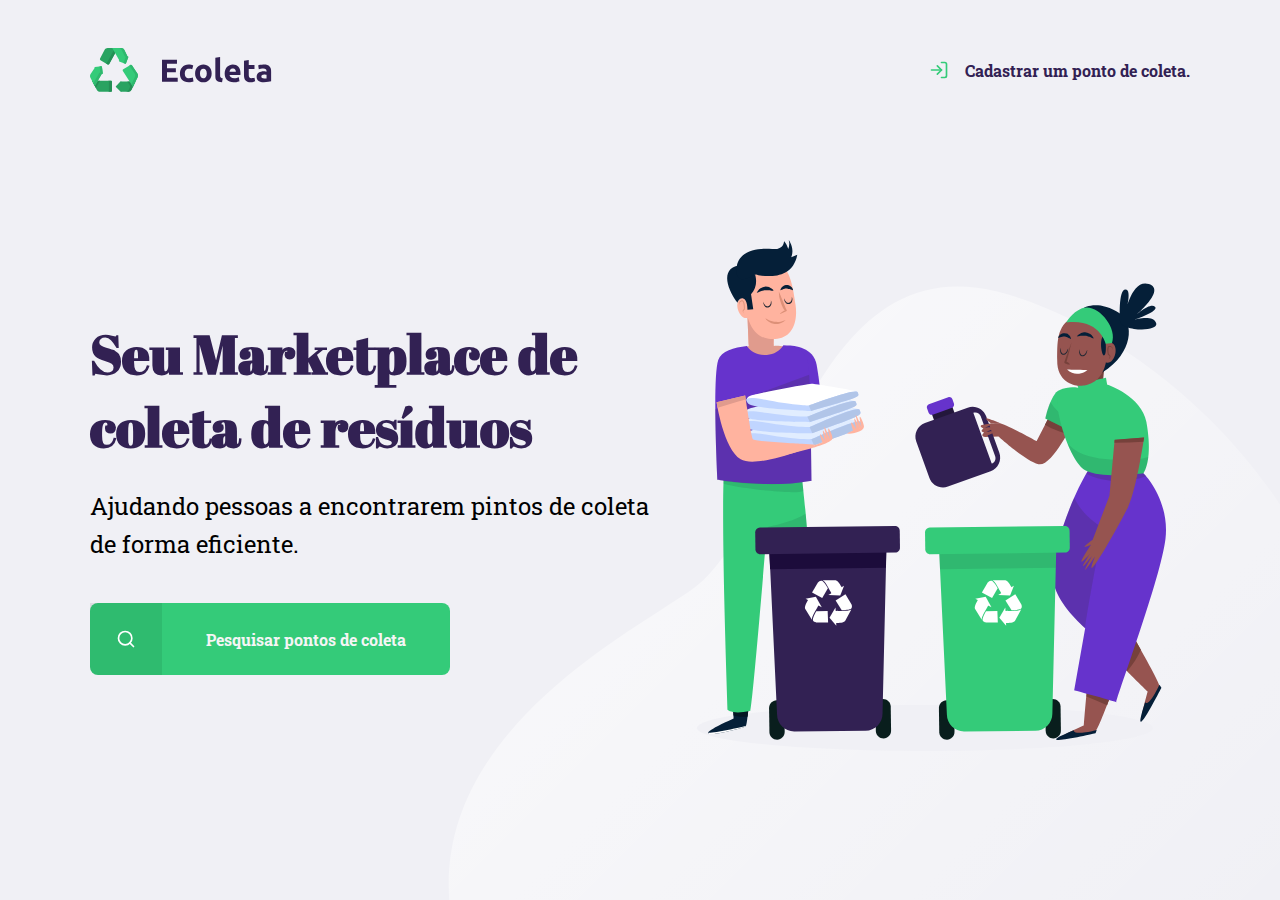
<file: index.html>
<!DOCTYPE html>
<html lang="pt-br">
    <head>
        <meta charset="UTF-8">
        <meta name="viewport" content="width=device-width, initial-scale=1.0">
        <title>Ecoleta - Acelerando sua evolução - NLW</title>
        <link rel="stylesheet" href="/Styles/main.css">
        <link rel="stylesheet" href="/Styles/home.css">
        <link rel="stylesheet" href="/Styles/responsive.css">
        <link href="https://fonts.googleapis.com/css2?family=Abril+Fatface&family=Roboto+Slab:wght@500&family=Roboto:wght@700&display=swap" rel="stylesheet">
        <!-- Fontes : 
    font-family: 'Abril Fatface', cursive;
    font-family: 'Roboto', sans-serif;
    font-family: 'Roboto Slab', serif;-->
    </head>

    <body>
        <!--ID : o id é um elemento unico, não podemos ter dois id com o mesmo nome.-->
        <div id="page-home">

            <!--Class: classificar um elemento-->
            <div class="content">
                <header>
                    <!--src: caminho para a imagem, atl: alternativa caso não ache a imagem e/ou acessibilidade-->
                    <img src="/assets/logo.svg" alt="Logomarca">
                    <a href='#'>
                        <span></span>
                        Cadastrar um ponto de coleta.</a>
                </header>

                <main>          
                    <h1>Seu Marketplace de coleta de resíduos</h1>
                    <p>Ajudando pessoas a encontrarem pintos de coleta de forma eficiente.</p>
                    <!--Vamos criar duas caixas para poder trabalhos os elementos dentro dela(span e strong)-->
                    <a href="#"><span></span><strong>Pesquisar pontos de coleta</strong></a>
                </main>
            </div>
        </div>
    </body>
</html>
</file>
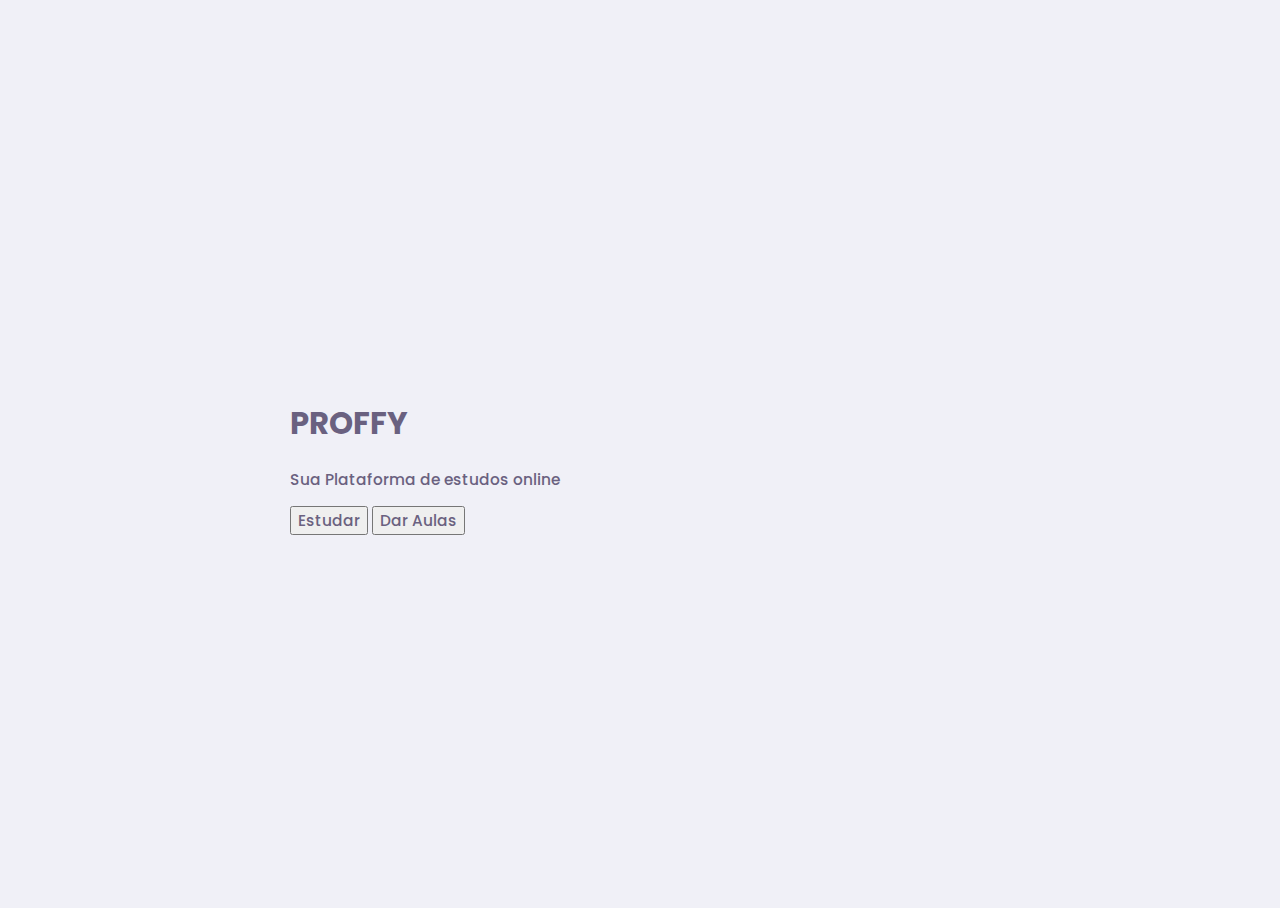
<file: Next-Level-Week2.0/index.html>
<!DOCTYPE html><!--01-->
<html lang="pt-br">
<head>
    <meta charset="UTF-8">
    <meta name="viewport" content="width=device-width, initial-scale=1.0">
    <link rel="stylesheet" href="style.css"><!--02-->
    <link href="https://fonts.googleapis.com/css2?family=Archivo:wght@400;700&amp;family=Poppins:wght@400;600&amp;display=swap" rel="stylesheet"><!--14-->
    <title>Proffy</title>
</head>
<body id='page-landing'><!--09-->

    <div id='container'><!--10-->
        <h1>PROFFY</h1><!--03--><!--11-->
        <p>Sua Plataforma de estudos online</p>

        <!--<img src="" alt="Logo"> 17-->

        <button>Estudar</button>
        <button>Dar Aulas</button>
    </div>

</body>
</html>
</file>
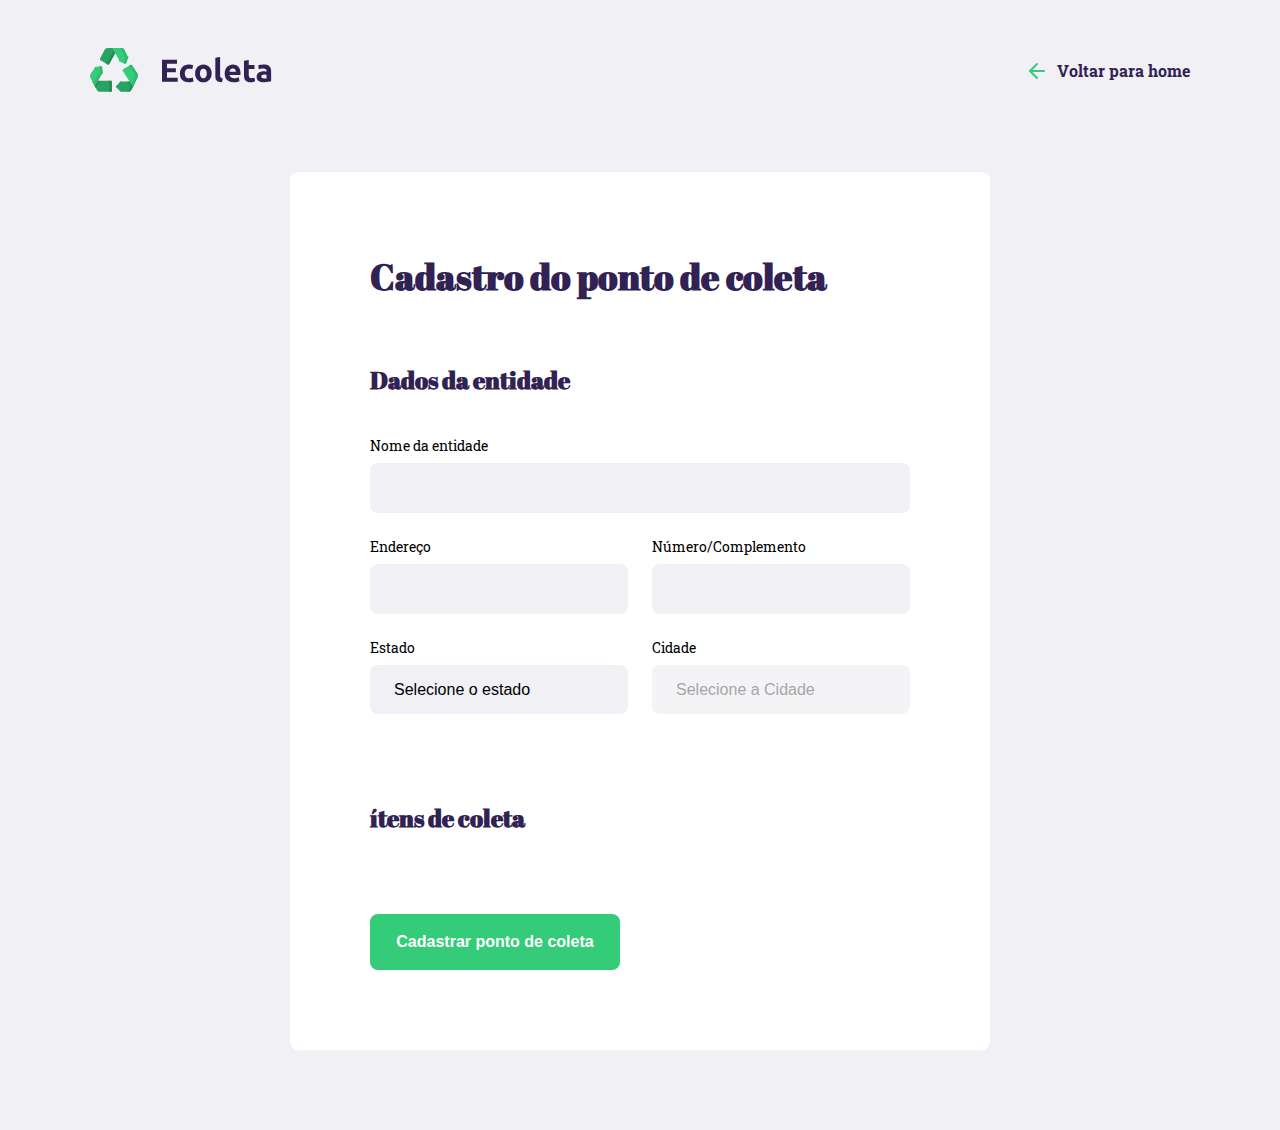
<file: create-point.html>
<!DOCTYPE html>
<html lang="pt-br">
    <head>
        <meta charset="UTF-8">
        <meta name="viewport" content="width=device-width, initial-scale=1.0">
        <title>Criando um ponto de coleta</title>
        <link rel="stylesheet" href="/Styles/main.css">
        <link rel="stylesheet" href="/Styles/create-point.css">
        <link rel="stylesheet" href="/Styles/responsive.css">
        <link href="https://fonts.googleapis.com/css2?family=Abril+Fatface&family=Roboto+Slab:wght@500&family=Roboto:wght@700&display=swap" rel="stylesheet">
        <!-- Fontes : 
    font-family: 'Abril Fatface', cursive;
    font-family: 'Roboto', sans-serif;
    font-family: 'Roboto Slab', serif;-->
    </head>

    <body>
        <!--ID : o id é um elemento unico, não podemos ter dois id com o mesmo nome.-->
        <div id="page-create-point">

                <header>
                    <!--src: caminho para a imagem, atl: alternativa caso não ache a imagem e/ou acessibilidade-->
                    <img src="/assets/logo.svg" alt="Logomarca">
                    <a href='#'>
                        <span></span>
                        Voltar para home</a>
                </header>
                <!--Criar o formulario-->
                <form action="">
                    <h1>Cadastro do ponto de coleta</h1>
                    <!--fieldset(coleção de campos): vai juntar nossas duas caixas-->
                    <fieldset>
                        <legend>
                            <h2>Dados da entidade</h2>
                        </legend>

                        <div class="field">
                            <!--Criar um campo para entrada de dados.
                            input = campo para inserir dados
                            name = nome do campo
                            for = referenciar o campo-->
                            <label for="name">Nome da entidade</label>
                            <input type="text" name="name">                     
                        </div>  
                        <div class="field-group">
                            <div class="field">
                                <label for="address">Endereço</label>
                                <input type="text" name="address">
                            </div>
                            <div class="field">
                                <label for="address2">Número/Complemento</label>
                                <input type="text" name="address2">
                            </div>
                        </div>

                        <div class="field-group">
                            <div class="field">
                                <label for="state">Estado</label>
                                <select name="uf">
                                    <option value="">Selecione o estado</option>
                                </select>
                                
                            </div>
                            <div class="field">
                                <label for="city">Cidade</label>
                                <select name="city" disabled>
                                    <option value="">Selecione a Cidade</option> 
                                </select>
                            </div>  
                        </div>
                    </fieldset>
                    <fieldset>
                        <legend>
                            <h2>ítens de coleta</h2>
                        </legend>

                    </fieldset>
                    <button type="submit">Cadastrar ponto de coleta</button>
                </form>
        </div>
        <!--Caminho para importar o create-point.js-->
        <script src="/Scripts/create-point.js"></script>
    </body>
</html>
</file>
<file: Styles/main.css>
/*zerar todos os espaçõs padrões que ja existe na nossa pagina*/
/*vamos usar o asteristico que referencia a todos os seletores*/
*{
    margin: 0;
    padding: 0;
    /*definir que a bordar como tamanho maximo de largura*/
    box-sizing: border-box;
}
/* BOX MODEL:
    Toda caixa tem : largura, altura, espaçamento, preenchimento, bordas, cor, fundo, maneira que é vista pelo html(display), alinhamento, posicionamento
*/
/*:root = criar uma variavel que pode ser repetidas e replicadas na nossa pagina*/
:root{
    /*criamos essa variavel e agora é só replicar*/
    --title-color: #322153;
    --primary-color: #34cb79;
}
html {
    /*Mudar as fontes da pagina toda*/
    font-family: 'Roboto Slab', serif;
}
body{
    /*Mudar a cor do corpo da pagina*/
    background: #f0f0f5;
    /*Deixa a letra com uma visão mais agradavel*/
    -webkit-font-smoothing: antialiased;
}
a{
    /*Tirar o sublinhando dos links*/
    text-decoration: none;
}
/*Definir que todos H's receba uma cor e um estilo de fonte*/
h1, h2, h3, h4, h5, h6{
    font-family: 'Abril Fatface', cursive;
    /*Usando a cor criada no :root*/
    color: var(--title-color);
}
</file>
<file: Styles/home.css>
/*Colocar o header num unico bloco, temos as opções flex, inline, block que são as mais usadas.*/
#page-home header {
    /*acrescentar uma margem para não ficar muito colado no topo da pagina*/
    margin-top: 48px;
    display: flex;
    /*alinhar os items que estão nesse bloco*/
    align-items: center;
    /*Justificar os items: colocar um item na ponta direita e outra na esquerda*/
    justify-content: space-between;
}
#page-home .content {
    /*Definindo quantos 90% será nosso bloco*/
    width: 90%;
    max-width: 1100px;
    /*definindo a margin. podemos passar como paramentro o top, right, bottom e left*/
    margin: 0 auto;
    /*definir a altura e algumas configurações para regular os posicionamento dos demais elementos*/
    height: 100%;
    display: flex;
    flex-direction: column;
}
#page-home {
    /*Acrescentar uma imagem*/
    background: url('../assets/home-background.svg') no-repeat;
    /*Posicionar ela */
    background-position: 35vw bottom;
    /*definir o tamanho dela*/
    height: 100vh;
}
#page-home header a span {
    /*adicionar a imagem*/
    background-image: url(../assets/log-in.svg);
    /*Precisa colcoar um tamanho*/
    width: 20px;
    height: 20px;
    /*Para a imagem aparecer, precisamos modificar o tipo de display*/
    display: flex;
    /*E para separar um pouco as imagens*/
    margin-right: 16px;
}
#page-home header a{
    /*com a modificação no "#page-home header a span" nosso display perdeu a configuração, com isso temos que mudar novamente*/
    display: flex;
    /*Trocar a cor do texto*/
    color: var(--title-color);
    /*Colocar o texto em negrito*/
    font-weight: 700;
}
#page-home main {
    /*Definir uma largura maxima*/
    max-width: 560px;
    /*Agora vamos fazer as configurações como continuação do que fizemos no page-home .content*/
    flex: 1;
    display: flex;
    flex-direction: column;
    /*e justify-content: center; vai centralizar nossos elementos com nossas configurações*/
    justify-content: center;
}
#page-home main h1 {
    /*Mudar a fonte*/
    font-size: 54px;
}
#page-home main p {
    /*Personalizar os textos em <p>*/
    font-size: 24px;
    /*altura da fonte*/
    line-height: 38px;
    /*uma margin para dar um espaço entre os dois texto*/
    margin-top: 24px;
}
#page-home main a {
    /*tamanho*/
    width: 100%;
    max-width: 360px;
    /*altura*/
    height: 72px;
    /*arredondar as bordar do nosso botão*/
    border-radius: 8px;
    background-color: var(--primary-color);
    display: flex;
    align-items: center;
    margin-top: 40px;
    /*tempo que a cor definida no hover vai levar para a trocar*/
    transition: 400ms;
}
/*configurações para quando nosso elemento esteja em modo hover(em ação ex: o botão for clicado)*/
#page-home main a:hover{
      background-color: #2fb86e;  
}
#page-home main a span {
    width: 72px;
    height: 72px;
    /*Escurecer o botão qndo o mouse passar em cima, mas manter as duas cores*/
    background-color: rgba(0,0,0,0.08);

    /*tirar as sobras do quaddrado menor*/
    border-bottom-left-radius: 8px;
    border-bottom-left-radius: 8px;
    /*criando o display como solicitado abaixo*/
    display: flex;
    /*e vamos centralizar a imagem com os dois comando abaixo*/
    align-items: center;
    justify-content: center;
}
/*pseu do elemento, vamos criar no css elemento que não existem dentro do html*/
#page-home main a span::after{
    /*vamos criar um espaço dentro desse nosso elemento*/
    content: '';
    /*adicionar uma imagem nele*/
    background-image: url(../assets/search.svg);
    /*que só vai aparecer se definir um tamanho*/
    width: 20px;
    height: 20px; 
    /*e para finalizar vamos criar o display: flex no '#page-home main a span' para que aparece nossa imagem.*/
}
#page-home main a strong {

    color: whitesmoke;
    /*ocupar todo espaço de linha dentro da caixa*/
    flex: 1;
    /*centralizar o texto nessa linha*/
    text-align: center;
}
</file>
<file: Styles/responsive.css>
/*Responsividade*/
@media(max-width:900px){
    /*menor que 900px nossa imagem vai sumir*/
    #page-home {
        background-position-x: 70vw;
    }
    /*e nosso texto vai centralizar*/
    #page-home .content{
        align-items: center;
        text-align: center;
    }
    /*e nosso cadastrar ponto de coleta, vai sair do top da pagina e ir la para baixo*/
    #page-home header a {
        /*tornando o elemento absoluto para mover ele*/
        position: absolute;
        /*mover para baixo*/
        bottom: 48px;
        /*colocar o elemento a 50% da pagina, ou seja no meio*/
        left: 50%;
        /*desconsiderar o tamanho do texto, para que fique no meio*/
        transform: translateX(-50%);
    }
    /*centralizar o main*/
    #page-home main{
        align-items: center;
    }
}

@media(min-width: 1700px){
    #page-home{
        background-position-x: 40vw;
    }
}

@media(max-height: 760px){
    #page-home{
        background-position-y: 200px;
    }
}
</file>
<file: Next-Level-Week2.0/style.css>
:root {
    /*Definindo as cores em variaveis.*/
    --color-background: #F0F0F7;
    --color-primary-lighter: #9871F5;
    --color-primary-light: #916BEA;
    --color-primary: #8257E5;
    --color-primary-dark: #774DD6;
    --color-primary-darker: #6842c2;
    --color-secondary: #04D361;
    --color-secondary-dark: #04BF58;
    --color-title-in-primary: #FFFFFF;
    --color-text-in-primary: #D4C2FF;
    --color-text-title: #32264D;
    --color-text-complement: #9C98A6;
    --color-text-base: #6A6180;
    --color-line-in-white: #E6E6F0;
    --color-input-background: #F8F8FC;
    --color-button-text: #FFFFFF;
    --color-box-base: #FFFFFF;
    --color-box-footer: #FAFAFC;
    --color-small-info: #C1BCCC;
    /*E tamanho da fonte*/
    font-size: 60%; /* controle das medidas rem */
}/*06*/


h1 {
    /*color: black; /*04*/
}

html,
body{/*13*/
    height: 100vh;
    /*height =  Altura*/
}

body {
    /*background-color: #8257E5;/*05*/
    background-color: var(--color-background);/*07*/
    display: flex/*12* Deixar nosso conteudo flex para pode movimentar ele*/;
    align-items: center /*12 Centralizar nosso conteudo */;
    justify-content: center /*12 Centralizar nosso conteudo na horizontal*/;

}

body,
input,
button,
textarea{/*15*/
    /*font: 500 1.6rem Poppins; FORMA SIMPLIFICADA DE ESCREVER, MAS VAMOS ESCREVER UMA POR UMA PARA DECORAR E APRENDER SEPARADAMENTE /*15*/
    font-weight: 500; /*15 o peso da fonte: mais fina ou mais grossa*/
    font-family: Poppins;/*15 Tipo da fonte*/
    font-size: 1.6rem;/*15 tamanho da fonte*/
    color: var(--color-text-base);/*15*/
}

#container { /*16*/
    width: 90vw; /*16*/
    /*width = largura*/
    max-width: 700px;/*16*/
}
</file>
<file: Styles/create-point.css>
#page-create-point{
    /*Largura normal*/
    width: 90%;
    /*se passar de 1100px, não aumenta mais a caixa*/
    max-width: 1100px;
    /*margim: cima e baixo =0 , laterais automatico*/
    margin: 0 auto;
}

#page-create-point header {
    /*Colocar uma Margem em cima baixando os elemento que estão grudados no topo */
    margin-top: 48px;
    display: flex;
    /*definir cada elemento em uma ponta*/
    justify-content: space-between;
    /*alinhar o "Voltar para home com o ecoleta baixando ele*/
    align-items: center;
}
#page-create-point header a {
    color: var(--title-color);
    /*peso na fonte(negrito)*/
    font-weight: bold;
    /*alinhar o span e o texto*/
    display: flex;
    align-items: center;
}

#page-create-point header a span{
    /*colocar uma margem para separar a seta do texto*/
    margin-right: 12px;
    /*caminho para uma imagem (seta)*/
    background-image: url('../assets/arrow-left.svg');
    /*para funcionar precisamos colocar o display, width , heigth*/
    display: flex;
    width: 20px;
    height: 22px;
}
form {
    background-color: white;
    /*responsavel pelo preenchimento interno da nossa caixa*/
    padding: 80px;
    /*arredondamento das pontas*/
    border-radius: 8px;
    /*margin-top para dar uma margem e separar a caixa do ecoleta*/
    margin-top: 80px;
    /*Largura*/
    max-width: 700px;
    /*alinhamento de caixa pelo lado de fora*/
    margin: 80px auto;
}


form h1 {
    /*Tamanho da fonte*/
    font-size: 36px;
}

form fieldset {
    /*Margin-top para dar uma margem e separar a caixa de dados da entidade do titulo cadastro de ponto de coleta */
    margin-top: 64px;
    /*tirar a bordar padrão da caixa*/
    border: 0;
}

form legend {
    /*margin-bottom para separar os elementos*/
    margin-bottom: 40px;
}

form legend h2 {
    font-size: 24px;
}

form .field {
    /*Para dividir e preencher todo o espaço */
    flex: 1;
    display: flex;
    /*fazer os elementos ficar em coluna*/
    flex-direction: column;
    /*margin-bottom para separar os elementos*/
    margin-bottom: 24px;
}

form .field-group {
    display: flex;
}

form input,
form select{
    /*cor da caixa*/
    background-color: #f0f0f5;
    /*tirar a bordar da caixa*/
    border: 0;
    /*aumentar o espaçamento interno*/
    padding: 16px 24px;
    /*tamanho da fonte*/
    font-size: 16px;
    /*quando clica no campo para inserir dados, aparece uma bordar preta, vamos tirar com o outline*/
    /*vamos comentar pois vamos deixar a linha preta*/
    /*outline: none;*/

    /*arredondar as pontas da caixa*/
    border-radius: 8px;
}
form select{
    -webkit-appearance: none;
    -moz-appearance: none;
    appearance: none;
}

form label {
    /*Tamanho da letra em cima da caixa do input*/
    font-size: 14px;
    /*Separar o texto do caixa*/
    margin-bottom: 8px;
}

/*as caixas do input estão grudadas, vamos dar um espaço entre as caixas*/
/*Esse caminho é para chegar na segunda caixa*/
form .field-group .field + .field {
    /*Vamos aplicar a margin no segundo campo para separa-los*/
    margin-left: 24px;
}
form button{
    /*Largura*/
    width: 250px;
    /*Altura*/
    height: 56px;
    /*Cor do botão*/
    background-color: var(--primary-color);
    /*Arredondamento*/
    border-radius: 8px;
    /*Tirar a borda*/
    border: 0;
    /*Cor da fonte*/
    color: white;
    /*Tamanho da fonte*/
    font-size: 16px;
    /*negrito*/
    font-weight: bold;
    /*margem*/
    margin-top: 40px;
    /*Tempo que vai levar para o botão mudar de cor*/
    transition: background-color 400ms;
}
/*hover: quando o mouse passa em cima do botão*/
form button:hover{
    /*mudar a cor do botão*/
    background-color: #2fb86e;
}
</file>
